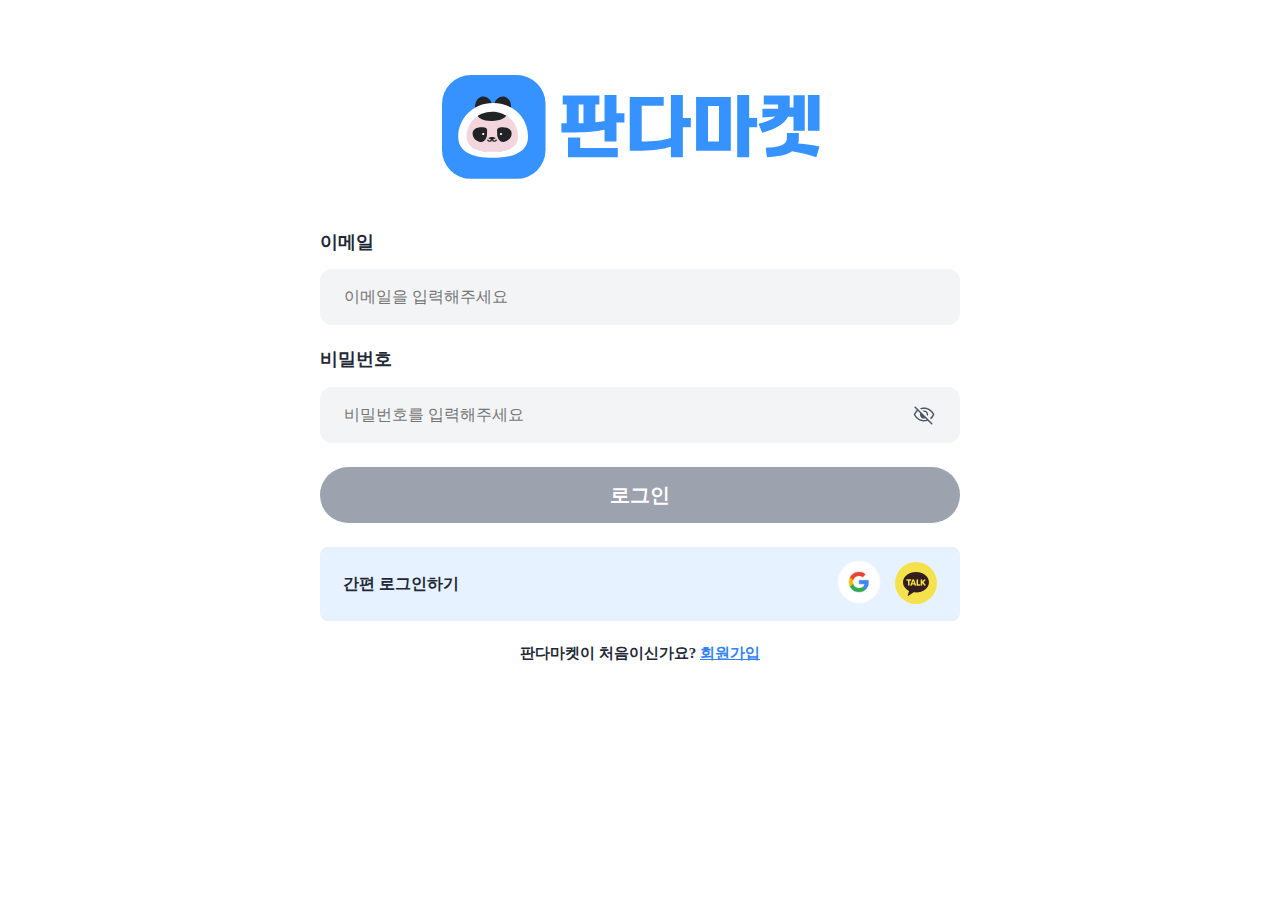
<file: login.html>
<!DOCTYPE html>
<html lang="ko">
  <head>
    <meta charset="UTF-8" />
    <meta name="viewport" content="width=device-width, initial-scale=1.0" />
    <title>Document</title>
    <link rel="stylesheet" href="./styles/global.css" />
    <link rel="stylesheet" href="./styles/auth.css" />
  </head>
  <body>
    <div class="flex-center">
      <header>
        <div class="header-inner">
          <a class="logo" href="index.html"
            ><img src="images/panda-logo.svg" alt="판다 얼굴 로고" /><img
              src="images/logo.svg"
              alt="판다 마켓 로고"
          /></a>
        </div>
      </header>

      <div class="container content">
        <form>
          <div class="auth-wrap">
            <label for="email">이메일</label>
            <input
              class="input-text input-email"
              id="email"
              name="email"
              type="email"
              placeholder="이메일을 입력해주세요"
              required
            />
            <label for="password">비밀번호</label>
            <div class="input-password-box">
              <input
                class="input-text input-password"
                id="password"
                name="password"
                type="password"
                placeholder="비밀번호를 입력해주세요"
                minlength="8"
                required
              />
              <img
                class="pwd-toggle"
                src="images/non-visible.svg"
                alt="비밀번호 가시성 토글"
              />
            </div>
            <a class="auth-btn" href="/items.html">로그인</a>
            <div class="login-social">
              <span class="login-social-text">간편 로그인하기</span>
              <div class="login-social-logo">
                <a href="https://www.google.com"
                  ><img
                    src="images/google-logo.svg"
                    alt="구글 간편 로그인 로고"
                /></a>
                <a href="https://www.kakaocorp.com/page"
                  ><img
                    src="images/kakao-logo.svg"
                    alt="카카오 간편 로그인 로고"
                /></a>
              </div>
            </div>
          </div>

          <div class="auth-bottom">
            <span class="auth-bottom-text">판다마켓이 처음이신가요?</span>
            <a class="auth-bottom-link" href="/signup.html">회원가입</a>
          </div>
        </form>
      </div>
    </div>
    <script type="module" src="./js/login.js"></script>
  </body>
</html>
</file>
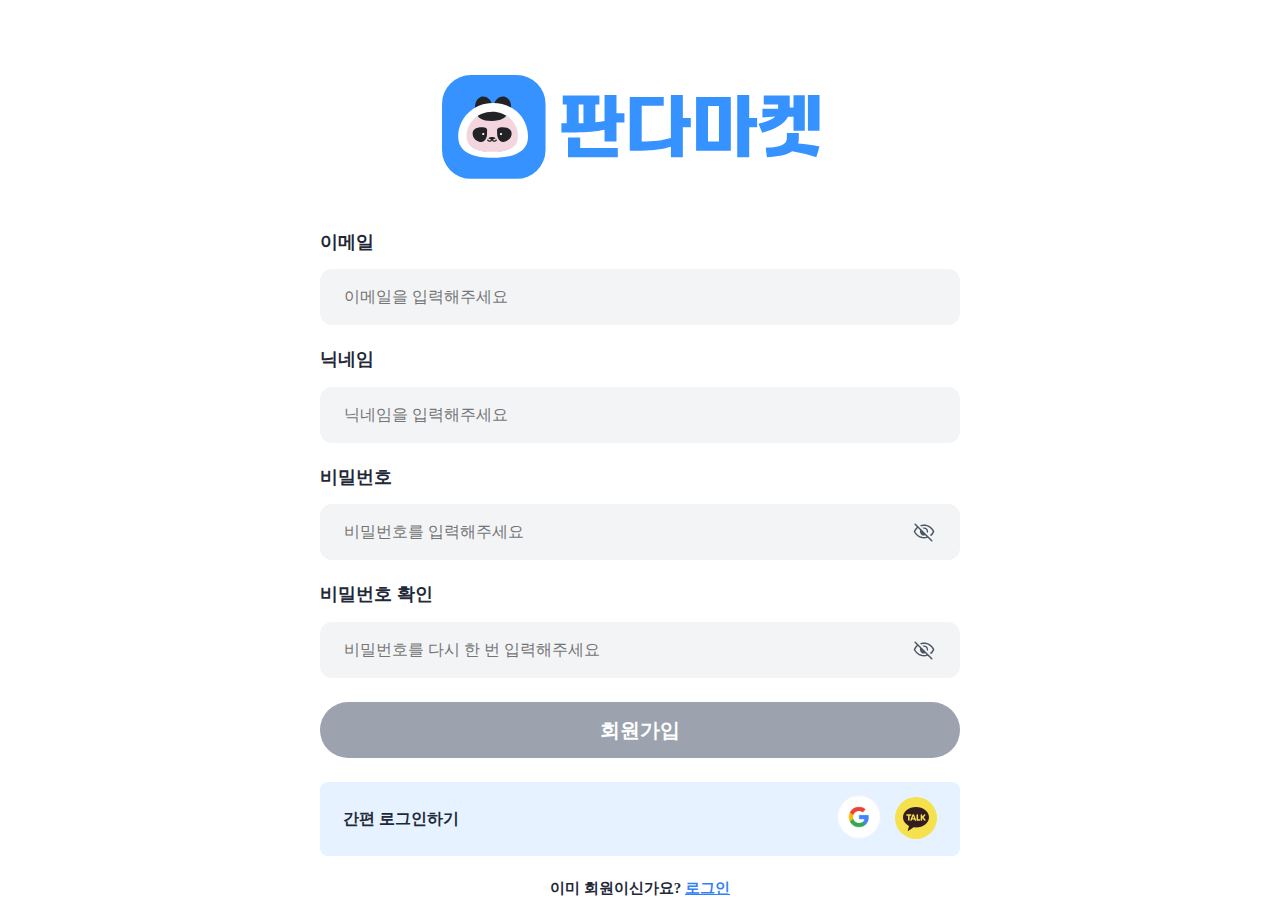
<file: signup.html>
<!DOCTYPE html>
<html lang="ko">
  <head>
    <meta charset="UTF-8" />
    <meta name="viewport" content="width=device-width, initial-scale=1.0" />
    <title>Document</title>
    <link rel="stylesheet" href="./styles/global.css" />
    <link rel="stylesheet" href="./styles/auth.css" />
  </head>
  <body>
    <div class="flex-center">
      <header>
        <div class="header-inner">
          <a class="logo" href="index.html"
            ><img src="images/panda-logo.svg" alt="판다 얼굴 로고" /><img
              src="images/logo.svg"
              alt="판다 마켓 로고"
          /></a>
        </div>
      </header>

      <div class="container content">
        <form>
          <div class="auth-wrap">
            <label for="email">이메일</label>
            <input
              class="input-text input-email"
              id="email"
              name="email"
              type="email"
              placeholder="이메일을 입력해주세요"
            />
            <label for="nickname">닉네임</label>
            <input
              class="input-text input-nickname"
              id="nickname"
              name="nickname"
              type="text"
              placeholder="닉네임을 입력해주세요"
            />
            <label for="password">비밀번호</label>
            <div class="input-password-box">
              <input
                class="input-text input-password"
                id="password"
                name="password"
                type="password"
                placeholder="비밀번호를 입력해주세요"
              />
              <img
                class="pwd-toggle"
                src="images/non-visible.svg"
                alt="비밀번호 가시성 토글"
              />
            </div>
            <label for="password-check">비밀번호 확인</label>
            <div class="input-password-box">
              <input
                class="input-text input-password-confirm"
                id="password-confirm"
                name="password-confirm"
                type="password"
                placeholder="비밀번호를 다시 한 번 입력해주세요"
              />
              <img
                class="pwd-toggle pwd-toggle2"
                src="images/non-visible.svg"
                alt="비밀번호 가시성 토글"
              />
            </div>
            <a class="auth-btn" href="/signin.html">회원가입</a>
            <div class="login-social">
              <span class="login-social-text">간편 로그인하기</span>
              <div class="login-social-logo">
                <a href="https://www.google.com"
                  ><img
                    src="images/google-logo.svg"
                    alt="구글 간편 로그인 로고"
                /></a>
                <a href="https://www.kakaocorp.com/page"
                  ><img
                    src="images/kakao-logo.svg"
                    alt="카카오 간편 로그인 로고"
                /></a>
              </div>
            </div>
          </div>

          <div class="auth-bottom">
            <span class="auth-bottom-text">이미 회원이신가요?</span>
            <a class="auth-bottom-link" href="/login.html">로그인</a>
          </div>
        </form>
      </div>
    </div>
    <script type="module" src="./js/signup.js"></script>
  </body>
</html>
</file>
<file: styles/global.css>
:root {
  --Cobalt: #1251aa;
  --Pattens-Blue: #cfe5ff;
  --Black-Russian: #111827;
  --Solitude: #e5e7eb;
  --Cloud-Burst: #374151;
  --white: #ffffff;
  --Cool-Gray-800: #1f2937;
  --Cool-Gray-100: #f3f4f6;
  --Cool-Gray-400: #9ca3af;
  --Alice-Blue: #e6f2ff;
  --Sky-Blue: #3182f6;
  --Bright-Blue: #3692ff;
  --Sunset-Orange: #f74747;
}

* {
  box-sizing: border-box;
  margin: 0;
}

body {
  font-family: 'Pretendard', sans-serif;
}
</file>
<file: styles/auth.css>
.flex-center {
  display: flex;
  flex-direction: column;
  align-items: center;
}

.header-inner {
  width: 396px;
  height: 132px;
  display: flex;
  align-items: center;
  margin: 60px 0px 40px;
}

.header-inner .logo {
  display: flex;
  align-items: center;
  justify-content: center;
  gap: 15px;
}

.container {
  width: 640px;
  height: 430px;
}

.auth-wrap label {
  font: 700 18px/21.48px 'Pretendard';
  color: var(--Cool-Gray-800);
}

.auth-wrap .input-text {
  display: block;
  margin: 16px 0px 24px;
  padding: 16px 24px;
  width: 100%;
  height: 56px;
  border-radius: 12px;
  background-color: var(--Cool-Gray-100);
  border-style: none;
  font: 400 16px/24px 'Pretendard';
  color: var(--Cool-Gray-400);
}

.auth-wrap .input-text:focus {
  outline: 2px solid var(--Bright-Blue);
}

.input-password-box {
  position: relative;
}

.auth-wrap .pwd-toggle {
  position: absolute;
  right: 25px;
  top: 19px;
}

.auth-wrap .auth-btn {
  display: block;
  height: 56px;
  border-radius: 40px;
  padding: 16px 124px;
  text-align: center;
  gap: 10px;
  background-color: var(--Cool-Gray-400);
  font: 600 20px/24px 'Pretendard';
  color: var(--white);
  text-decoration: none;
}

.auth-wrap .auth-btn:hover {
  background-color: var(--Bright-Blue);
}

.auth-wrap .auth-btn--disabled {
  pointer-events: none;
}

.login-social {
  height: 74px;
  border-radius: 8px;
  background-color: var(--Alice-Blue);
  margin: 24px 0px;
  display: flex;
  justify-content: space-between;
  align-items: center;
  padding: 0px 23px;
}

.login-social-text {
  font: 600 16px/24px 'Pretendard';
  color: var(--Cool-Gray-800);
}

.login-social-logo img {
  margin-left: 10px;
}

.auth-bottom {
  text-align: center;
  font: 600 15px/17.9px 'Pretendard';
}

.auth-bottom-text {
  color: var(--Cool-Gray-800);
}

.auth-bottom-link {
  color: var(--Sky-Blue);
}

.error-input {
  font: 600 15px / 17.9px Pretendard;
  color: var(--Sunset-Orange);
  margin: 8px 16px 24px;
  margin: 16px 0px 8px;
  display: block;
}

.error-outline {
  outline: var(--Sunset-Orange) solid 2px;
}

@media (max-width: 768px) {
  .flex-center {
    padding: 0 16px;
  }

  div.header-inner {
    margin: 0 24px;
  }

  .header-inner .logo img:first-child {
    width: 15%;
  }

  .header-inner .logo img:last-child {
    width: 40%;
  }

  .auth-wrap label {
    font: 700 14px / 21.48px 'Pretendard';
    color: var(--Cool-Gray-800);
  }

  .auth-wrap .input-text {
    margin: 8px 0px 16px;
  }

  .container {
    width: 100%;
    height: 430px;
    max-width: 400px;
  }
}
</file>
